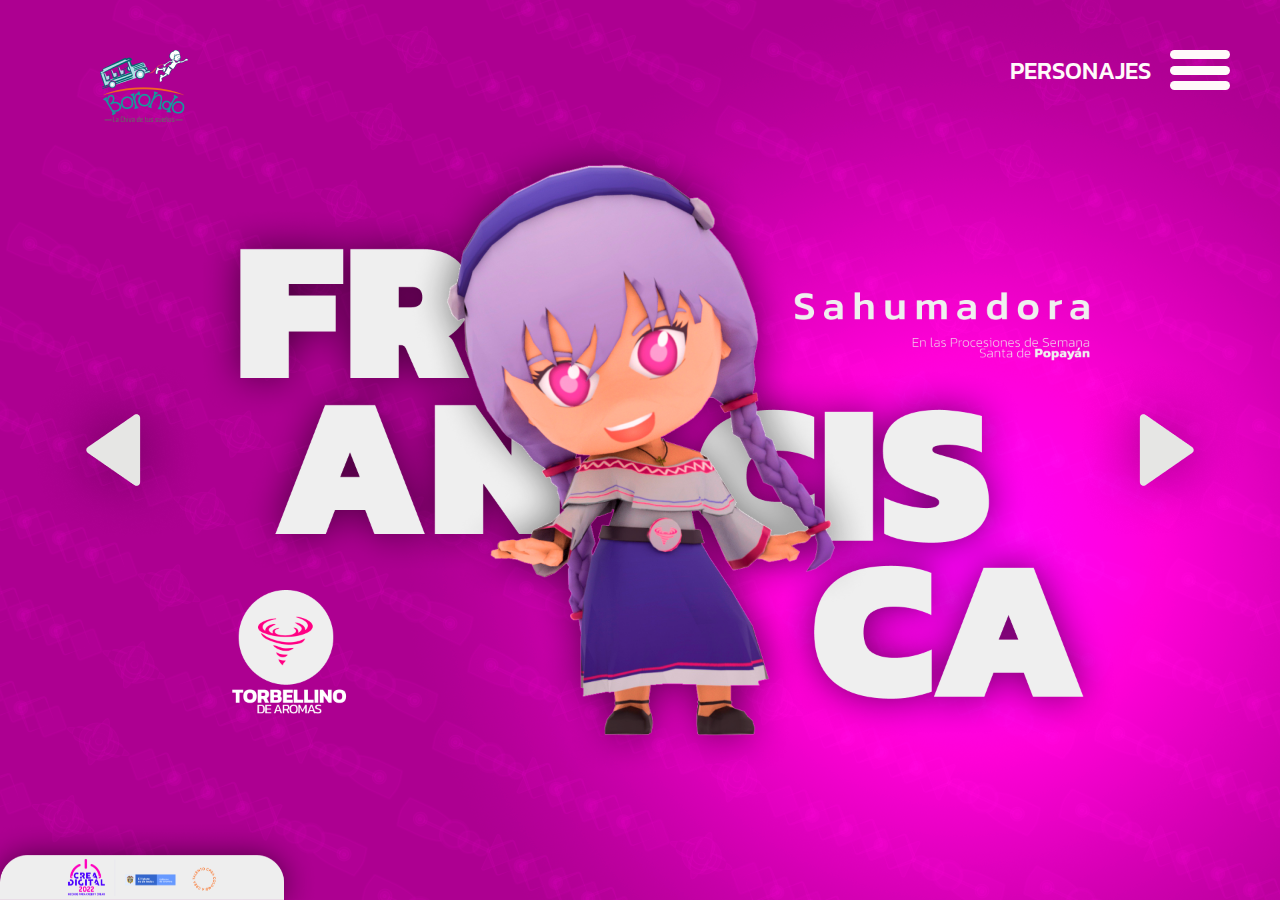
<file: index.html>
<!DOCTYPE html>
<html lang="en">
<head>
    <meta charset="UTF-8">
    <meta http-equiv="X-UA-Compatible" content="IE=edge">
    <meta name="viewport" content="width=device-width, initial-scale=1.0">
    <title>Borondo Website</title>

    <!-- Link Swiper's CSS -->
    <link rel="stylesheet" href="css/swiper-bundle.min.css">

    <!-- CSS -->
    <link rel="stylesheet" href="/css/style.css">
    <link rel="stylesheet" href="/css/menu.css">
</head>
<body>
    <div style="width:.1px; height:.1px; visibility:hidden; overflow:hidden">
        <img src="/images/BgFrames/Yellow.png"/><img src="/images/BgFrames/Orange.png"/>
        <img src="/images/BgFrames/DarkPurple.png"/><img src="/images/BgFrames/Green.png"/><img src="/images/BgFrames/LightBlue.png"/>
        <img src="/images/BgFrames/Red.png"/>
    </div>
    <section class="main swiper mySwiper">
        <div class="text-container">
            <H2>PERSONAJES</H2>
        </div>
        <div class="container">
            <div class="menu-logo"></div>
            <div class="menu-logo"></div>
            <div class="menu-logo"></div>
        </div>

        <ul class="menu">
            <li class="menu-btn" id="juega"><a href="#">Juega</a></li>
            <li class="menu-btn" id="universo"><a href="#">Universo</a></li>
            <li class="menu-btn" id="olimpiadas"><a href="#">Olimpiadas</a></li>
            <li class="menu-btn" id="tienda"><a href="/tienda.html">Tienda</a></li>
            <li class="menu-btn" id="emprende"><a href="#">Emprende</a></li>
            <li class="menu-btn" id="nosotros"><a href="#">Nosotros</a></li>
        </ul>

        <img id="logo" src="/images/Icons/Borondo Logo 1.png" alt="">
        <div class="wrapper swiper-wrapper">
            <div class="slide swiper-slide">
                <img src="images/BgCharacterText/SahumadoraText.png" alt="" class="character-background image">
                <img src="images/Characters/SahumadoraCharacter.png" alt="" class="image">
            </div>
            <div class="slide swiper-slide">
                <img src="images/BgCharacterText/BenkosText.png" alt="" class="character-background image">
                <img src="images/Characters/BenkosCharacter.png" alt="" class="image">
            </div>
            <div class="slide swiper-slide">
                <img src="images/BgCharacterText/SombraText.png" alt="" class="character-background image">
                <img src="images/Characters/SombraCharacter.png" alt="" class="image">
                <img src="images/BgCharacterText/SombraTextFront.png" alt="" class="character-background front image">

            </div>
            <div class="slide swiper-slide">
                <img src="images/BgCharacterText/LlaneroText.png" alt="" class="character-background image">
                <img src="images/Characters/LLaneroCharacter.png" alt="" class="image">
            </div>
            <div class="slide swiper-slide">
                <img src="images/BgCharacterText/DiabloText.png" alt="" class="character-background image">
                <img src="images/Characters/DiabloCharacter.png" alt="" class="image">
            </div>
            <div class="slide swiper-slide">
                <img src="images/BgCharacterText/DoroteaText.png" alt="" class="character-background image">
                <img src="images/Characters/DoroteaCharacter.png" alt="" class="image">
            </div>
            <div class="slide swiper-slide">
                <img src="images/BgCharacterText/PalabreroText.png" alt="" class="character-background image">
                <img src="images/Characters/PalabreroCharacter.png" alt="" class="image">
            </div>
        </div>

        <div class="swiper-button-next nav-btn">
            <img src="/images/Icons/bxs_right-arrow.png" alt="">
        </div>
        <div class="swiper-button-prev nav-btn">
            <img src="/images/Icons/bxs_left-arrow.png" alt="">
        </div>
        <img id="creaDigital" src="/images/Icons/CreaDigital.png" alt="">

        
        <div class="swiper-pagination"></div>
    </section>



    <!-- Swiper JS -->
    <script src="js/swiper-bundle.min.js"></script>
    <script src="js/script.js"></script>

    <!-- Initialize Swiper -->
    <script>
        var swiper = new Swiper(".mySwiper", {
            slidesPerView: 1,
            spaceBetween: 30,
            loop: true,
            pagination: {
                el: ".swiper-pagination",
                clickable: true,
              },
              navigation: {
                nextEl: ".swiper-button-next",
                prevEl: ".swiper-button-prev",
              },
        });
        swiper.on('transitionStart', function (e){
            const slideIndex = this.realIndex;
            const currentSlide = this.slides[slideIndex];
            console.log(currentSlide);
            switch(slideIndex){
                case 0:
                    document.querySelector(".main").style.backgroundImage = "url('/images/BgFrames/Pink.png')";
                    break;
                case 1:
                    document.querySelector(".main").style.backgroundImage = "url('/images/BgFrames/Yellow.png')";
                    break;
                case 2:
                    document.querySelector(".main").style.backgroundImage = "url('/images/BgFrames/DarkPurple.png')";
                    break;
                case 3:
                    document.querySelector(".main").style.backgroundImage = "url('/images/BgFrames/Green.png')";
                    break;
                case 4:
                    document.querySelector(".main").style.backgroundImage = "url('/images/BgFrames/Red.png')";
                    break;
                case 5:
                    document.querySelector(".main").style.backgroundImage = "url('/images/BgFrames/LightBlue.png')";
                    break;
                case 6:
                    document.querySelector(".main").style.backgroundImage = "url('/images/BgFrames/Orange.png')";
                    break;

            }
            /*if(this.activeIndex==1){
                document.querySelector(".swiper-slide-active").style.background = 'red';
            }
            else if(){

            }*/
        });
    </script>
</body>
</html>
</file>
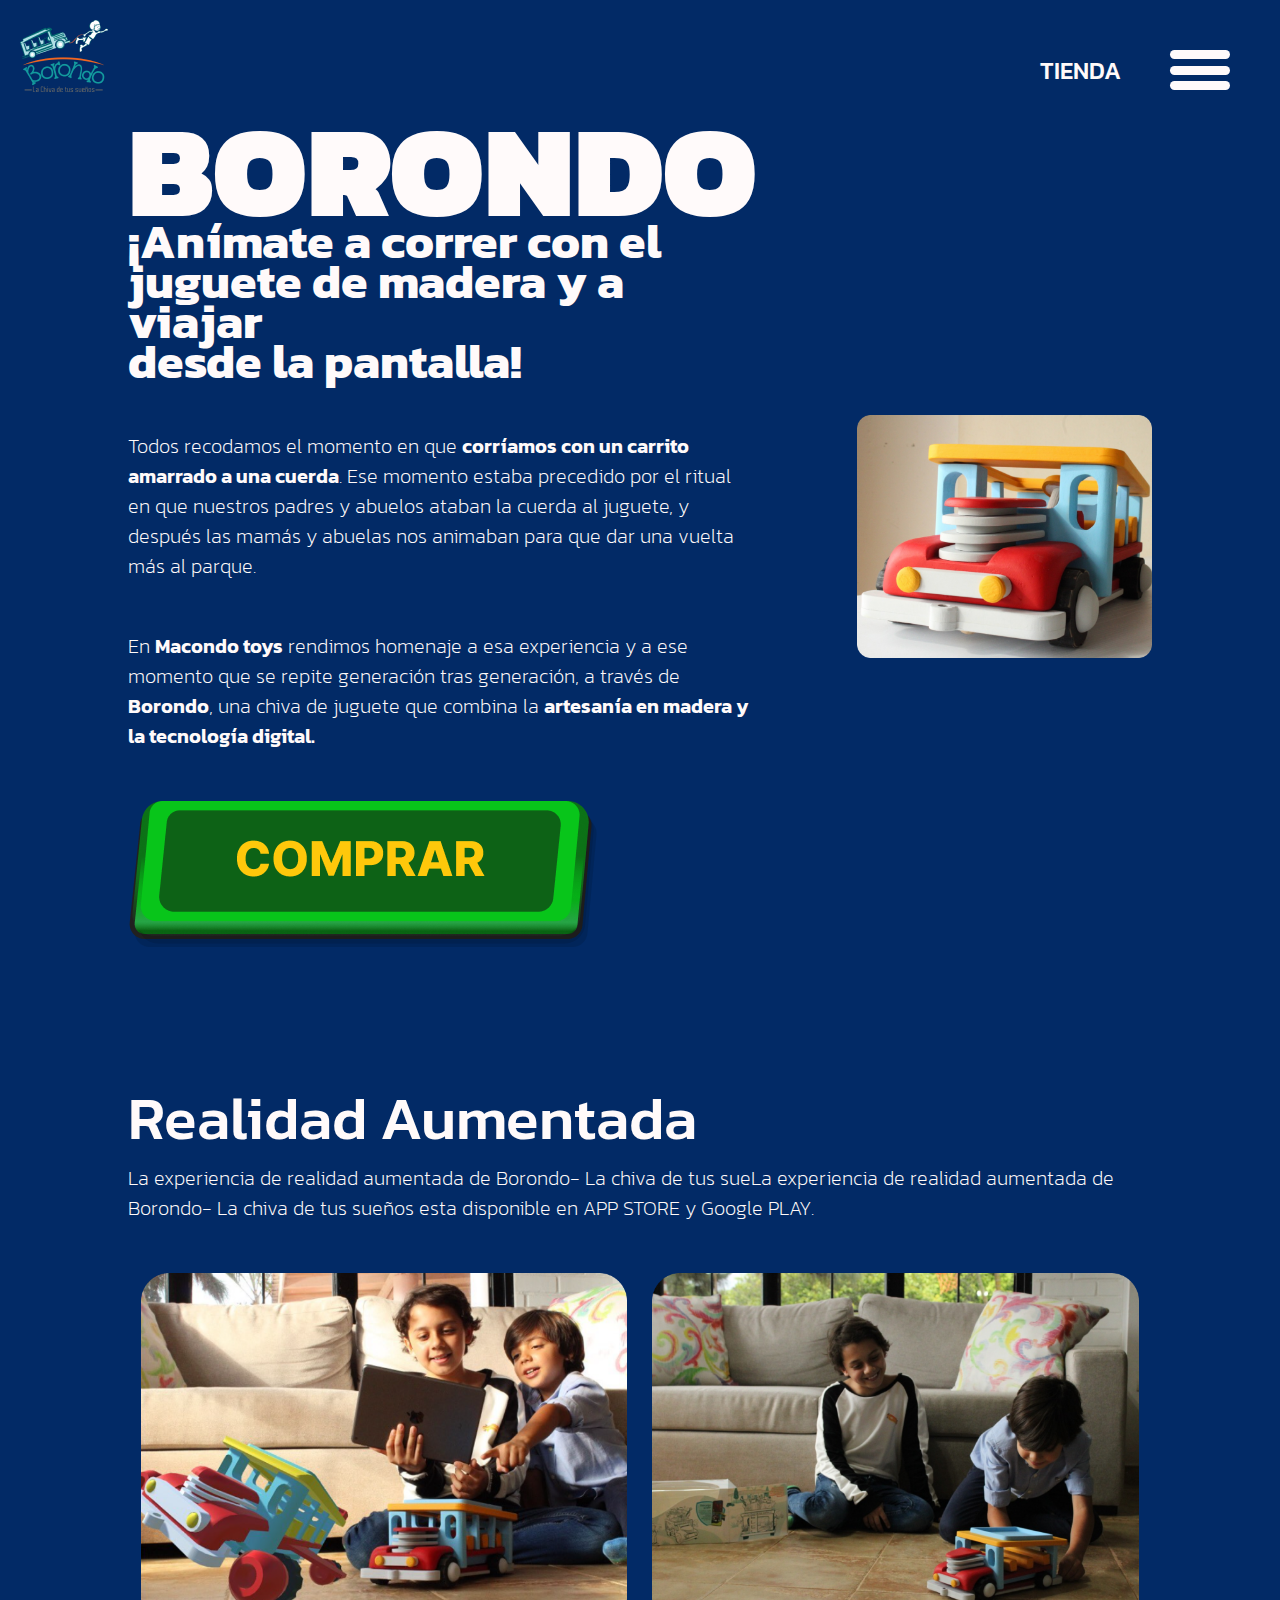
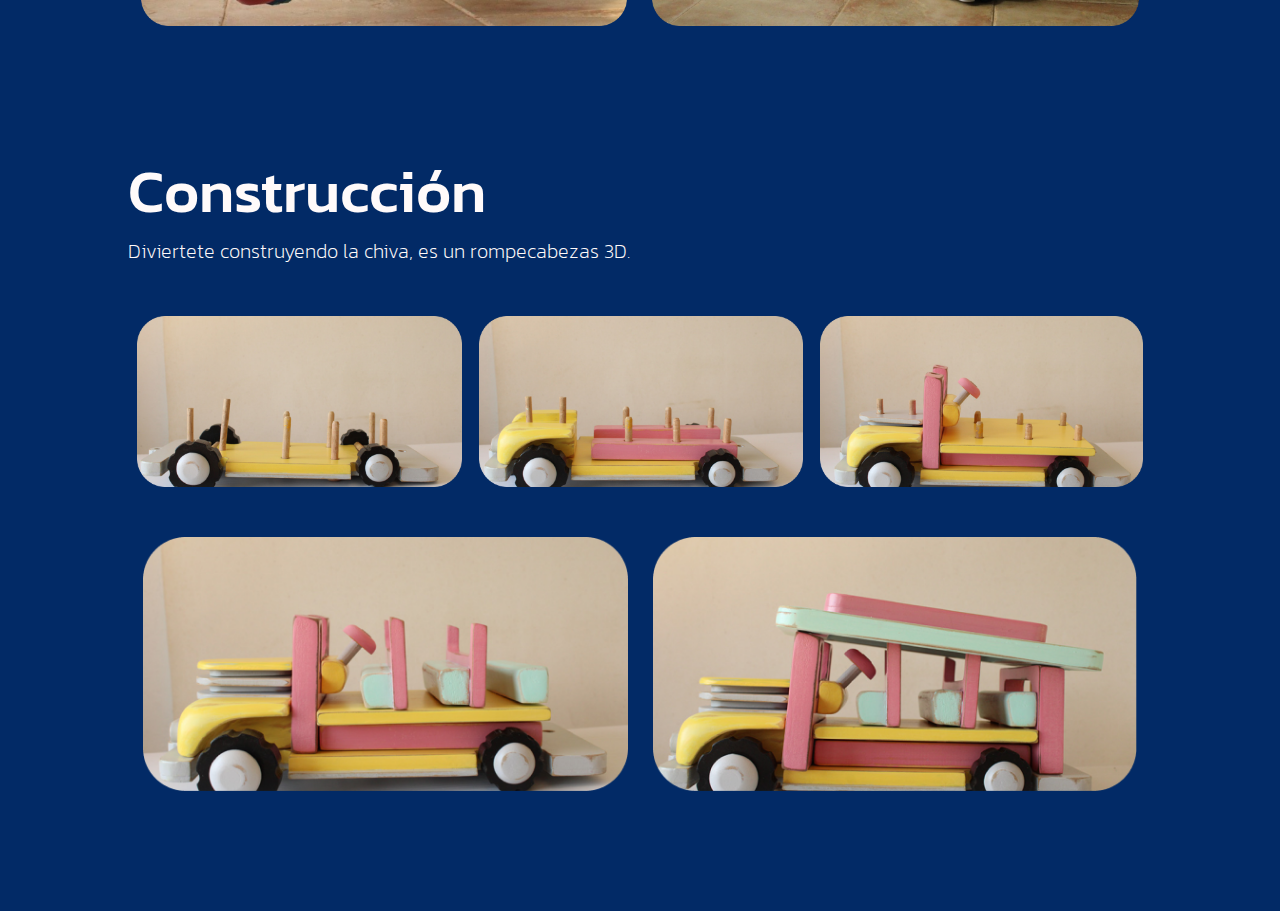
<file: tienda.html>
<!DOCTYPE html>
<html lang="en">
<head>
    <meta charset="UTF-8">
    <meta http-equiv="X-UA-Compatible" content="IE=edge">
    <meta name="viewport" content="width=device-width, initial-scale=1.0">
    <title>Borondo Website</title>

    <!-- CSS -->
    <link rel="stylesheet" href="/css/tienda.css">
    <link rel="stylesheet" href="/css/menu.css">
</head>
<body>
    <div>
        <ul class="menu">
            <li class="menu-btn" id="juega"><a href="#">Juega</a></li>
            <li class="menu-btn" id="universo"><a href="/index.html">Universo</a></li>
            <li class="menu-btn" id="olimpiadas"><a href="#">Olimpiadas</a></li>
            <li class="menu-btn" id="tienda"><a href="/tienda.html">Tienda</a></li>
            <li class="menu-btn" id="emprende"><a href="#">Emprende</a></li>
            <li class="menu-btn" id="nosotros"><a href="#">Nosotros</a></li>
        </ul>
    </div>

    <!-- Navbar -->
    <nav class="navbar">
        <img class="logo" src="/images/Icons/Borondo Logo 1.png" alt="">
        <div class="text-container">
            <H2>TIENDA</H2>
        </div>
        <div class="container">
            <div class="menu-logo"></div>
            <div class="menu-logo"></div>
            <div class="menu-logo"></div>
        </div>      
    </nav>

    <section class="car">
        <div class="row">
            <div class="col1">
                <h1>BORONDO</h1>
                <h2>¡Anímate a correr con el <br> juguete de madera y a viajar <br> desde la pantalla!</h2>
                <p>Todos recodamos el momento en que <b>corríamos con un carrito amarrado a una cuerda</b>. Ese momento estaba precedido por el ritual en que nuestros padres y abuelos ataban la cuerda al juguete, y después las mamás y abuelas nos animaban para que dar una vuelta más al parque.</p>
                <p>En <b>Macondo toys</b> rendimos homenaje a esa experiencia y a ese momento que se repite generación tras generación, a través de <b>Borondo</b>, una chiva de juguete que combina la <b>artesanía en madera y la tecnología digital.</b></p>
                <button>
                    <img src="/images/Store/butBtn.png" alt="">
                </button>
            </div>
            <div class="col">
                <img src="/images/Store/carFull.png" alt="">
            </div>
        </div>
    </section>

    <section class="ar sect">
        <div class="title">
            <h1>Realidad Aumentada</h1>
            <p>La experiencia de realidad aumentada de Borondo- La chiva de tus sueLa experiencia de realidad aumentada de Borondo- La chiva de tus sueños esta disponible en APP STORE y Google PLAY.</p>
        </div>
        <div class="row">
            <div class="col">
                <img src="/images/Store/Kids1.png" alt="">
            </div>
            <div class="col">
                <img src="/images/Store/Kids2.png" alt="">
            </div>
        </div>
    </section>

    <section class="construction sect">
        <div class="title">
            <h1>Construcción</h1>
            <p>Diviertete construyendo la chiva, es un rompecabezas 3D.</p>
        </div>
        <div class="row">
            <div class="col">
                <img src="/images/Store/car1.png" alt="">
            </div>
            <div class="col">
                <img src="/images/Store/car2.png" alt="">
            </div>
            <div class="col">
                <img src="/images/Store/car3.png" alt="">
            </div>
        </div>
        <div class="row2">
            <div class="col">
                <img src="/images/Store/car4.png" alt="">
            </div>
            <div class="col">
                <img src="/images/Store/car5.png" alt="">
            </div>
        </div>
    </section>
   
    
    <script src="js/script.js"></script>
</body>
</html>
</file>
<file: css/style.css>
@import url('https://fonts.googleapis.com/css2?family=Kanit:wght@100;200;300;400;500;700&display=swap');

*{
    margin: 0;
    padding: 0;
    box-sizing: border-box;
    font-family: 'Kanit', sans-serif;
}
.main{
    position: relative;
    height: 100vh;
    width: 100%;
    background-image: url('/images/BgFrames/Pink.png');
}

#logo{
    position: fixed;
    top: 50px;
    left: 100px;
    z-index: 12;
}

.wrapper, .slide{
    width: 100%;
    height: 100%;
}

.slide{
    overflow: hidden;
}

.slide::before{
    content: "";
    position: absolute;
    height: 100%;
    width: 100%;
    background-color: rgba(0, 0, 0, 0.0) ;
    z-index: 10;
}

.character-background{
    position: absolute;
    left: 0;
    top: 0;
    right: 0;
    bottom: 0;

    display: block;
    margin: auto;
    z-index: -1;
}

.front{
    z-index: 1;
}

.slide .image{
    height: 100%;
    width: 100%;
    object-fit: scale-down;
}

/* swiper button css*/

.swiper-button-next{
    right: 100px;
}

.swiper-button-prev{
    left: 100px;
}

.swiper-button-next::after, .swiper-button-prev::after{
    display: none;
}

.swiper-pagination-bullet{
    opacity: 1;
    height: 12px;
    width: 12px;
    visibility: hidden;
}

.swiper-pagination-bullet-active{
    border: 2px solid snow;
    background-color: snow;
}

.nav-btn{
    visibility: visible;
}

#creaDigital{
    position: fixed;
    bottom: 0;
    left: 0px;
    width: 25%;
}

@media screen and (max-width: 850px) {

    #logo{
        position: absolute;
        top: 30px;
        left: 30px;
    }

    .swiper-pagination-bullet{
        visibility: visible;
    }

    .nav-btn{
        visibility: hidden;
    }
}
</file>
<file: css/menu.css>
body::-webkit-scrollbar{
    width: 0;
    height: 0;
}

body{
    overflow-y: scroll;
    scrollbar-width: none; /* Firefox */
    -ms-overflow-style: none;  /* Internet Explorer 10+ */
}

.text-container{
    float: right;
    position: absolute;
    height: 40px;
    width: 60px;
    top: 53px;
    right: 170px;
    display: flex;
    flex-direction: column;
    justify-content: space-between;
    align-items: center;
    cursor: pointer;
    color: snow;
}

.text-container h2{
    font-weight: 500;
}

.container{
    float: right;
    position: absolute;
    height: 40px;
    width: 60px;
    top: 50px;
    right: 50px;
    display: flex;
    flex-direction: column;
    justify-content: space-between;
    align-items: center;
    cursor: pointer;
    z-index: 12;
}

.menu-logo{
    height: 9px;
    width: 60px;
    border-radius: 5px;
    background-color: snow;
}

.menu{
    top: 0;
    min-height: 100%;
    width: 100%;
    height: 100%;
    background-image: url('/images/BgFrames/BgMenu.png');
    padding: 50px;
    position: absolute;
    z-index: 11;
    display: flex;
    justify-content: center;
    align-items: flex-end;
    transform: translateX(-2000px);
    transition: .4s;
}

.showmenu{
    transform: translateX(0);
}

.menu li{
    list-style-type: none;
    width: 100%;
    display: inline-block;
    text-align: center;
}

.menu li a{
    color: snow;
    text-decoration: none;
    font-size: 35px;
    font-weight: 500;
    letter-spacing: 5px;
    text-align: center;
}

.menu-btn{
    -moz-transition: all .2s ease-in;
    -o-transition: all .2s ease-in;
    -webkit-transition: all .2s ease-in;
    transition: all .2s ease-in;
    transition: all .2s ease-in;
    border-radius: 40px;
}

#juega:hover{
    background-color: #FF6B00;
    border-radius: 40px;
}

#universo:hover{
    background-color: #269300;
    border-radius: 40px;
}

#olimpiadas:hover{
    background-color: #D72424;
    border-radius: 40px;
}

#tienda:hover{
    background-color: #FEC80B;
    border-radius: 40px;
}

#emprende:hover{
    background-color: #007893;
    border-radius: 40px;
}

#nosotros:hover{
    background-color: #FE0BF4;
    border-radius: 40px;
}

/* Mobile Device */
@media only screen and (max-width:850px) {
    .text-container{
        right: 160px;
    }
    
    .menu {
        flex-direction: column;
        justify-content: center;
        align-items: center;
    }

    .menu li{
        margin-bottom: 20px;
    }
}
</file>
<file: css/tienda.css>
@import url('https://fonts.googleapis.com/css2?family=Kanit:wght@100;200;300;400;500;700&display=swap');

*{
    margin: 0;
    padding: 0;
    box-sizing: border-box;
    font-family: 'Kanit', sans-serif;
}

body{
    background-color: #022A66;
    overflow-x: hidden;
}

.navbar{
    position: absolute;
    top: 0;
    left: 0;
    display: flex;
    width: 100%;
    justify-content: space-between;
    padding: 20px;
    color: snow;
}

/* Sections */

.car{
    width: 80%;
    margin: 120px auto;
    color: snow;
}

.car h1{
    line-height: 101.4px;
    font-weight: 900;
    font-size: 130px;
}

.car h2{
    line-height: 40px;
    font-weight: 700;
    font-size: 48px;
    margin-bottom: 50px;
}

.car b{
    font-weight: 600;
}

.car p{
    font-weight: 275;
    font-size: 20px;
    margin-bottom: 50px;
}

.car .row .col1{
    display: flex;
    flex-direction: column;
    align-items: flex-start;
    width: 70%;
    margin-right: 100px;
}

.car .row .col{
    display: flex;
    flex-direction: column;
    align-items: flex-start;
}

.car .row .col img{
    width: 100%;
}

.car button{
    all: unset;
}

.sect{
    width: 80%;
    margin: 120px auto;
    color: snow;
}

.sect h1{
    font-weight: 500;
    font-size: 60px;
}

.sect p{
    font-weight: 275;
    font-size: 20px;
}

.sect .row{
    margin-top: 50px;
}

.sect .row2{
    margin-top: 50px;
}

.row{
    display: flex;
    align-items: center;
    width: 100%;
    justify-content: space-between;
}

.row .col img{
    width: 95%;
}

.row .col{
    display: flex;
    flex-direction: column;
    align-items: center;
}

.row2{
    display: flex;
    align-items: center;
    width: 100%;
    justify-content: center;
}

.row2 .col img{
    width: 95%;
}

.row2 .col{
    display: flex;
    flex-direction: column;
    align-items: center;
}




/* Mobile Device */
@media only screen and (max-width:850px) {
    .navbar{
        padding: 0;
    }

    .logo{
        position: absolute;
        top: 30px;
        left: 30px;
    }

    .car{
        margin-bottom: 60px;
        text-align: center;
    }

    .car h1{
        line-height: 80px;
        font-weight: 900;
        font-size: 50px;
    }
    
    .car h2{
        line-height: 24px;
        font-weight: 700;
        font-size: 24px;
        margin-bottom: 50px;
    }
    
    .car b{
        font-weight: 600;
    }
    
    .car p{
        font-weight: 275;
        font-size: 15px;
        margin-bottom: 25px;
    }
    
    .car .row .col1{
        display: flex;
        flex-direction: column;
        align-items: center;
        width: 100%;
        margin-right: 0;
    }

    .car .row{
        flex-wrap: wrap;
    }

    .car .row .col{
        margin: auto;
        width: 50%;
    }

    .car button img{
        all: unset;
        width: 100%;
        height: 100%;
    }


    .sect{
        text-align: center;
        width: 80%;
        margin: 60px auto;
        color: snow;
    }
    
    .sect h1{
        font-weight: 500;
        font-size: 30px;
    }
    
    .sect p{
        font-weight: 275;
        font-size: 15px;
    }
    
    .sect .row{
        margin-top: 20px;
    }
    
    .sect .row2{
        margin-top: 20px;
    }

    .row2 .col img{
        width: 70%;
    }


}
</file>
